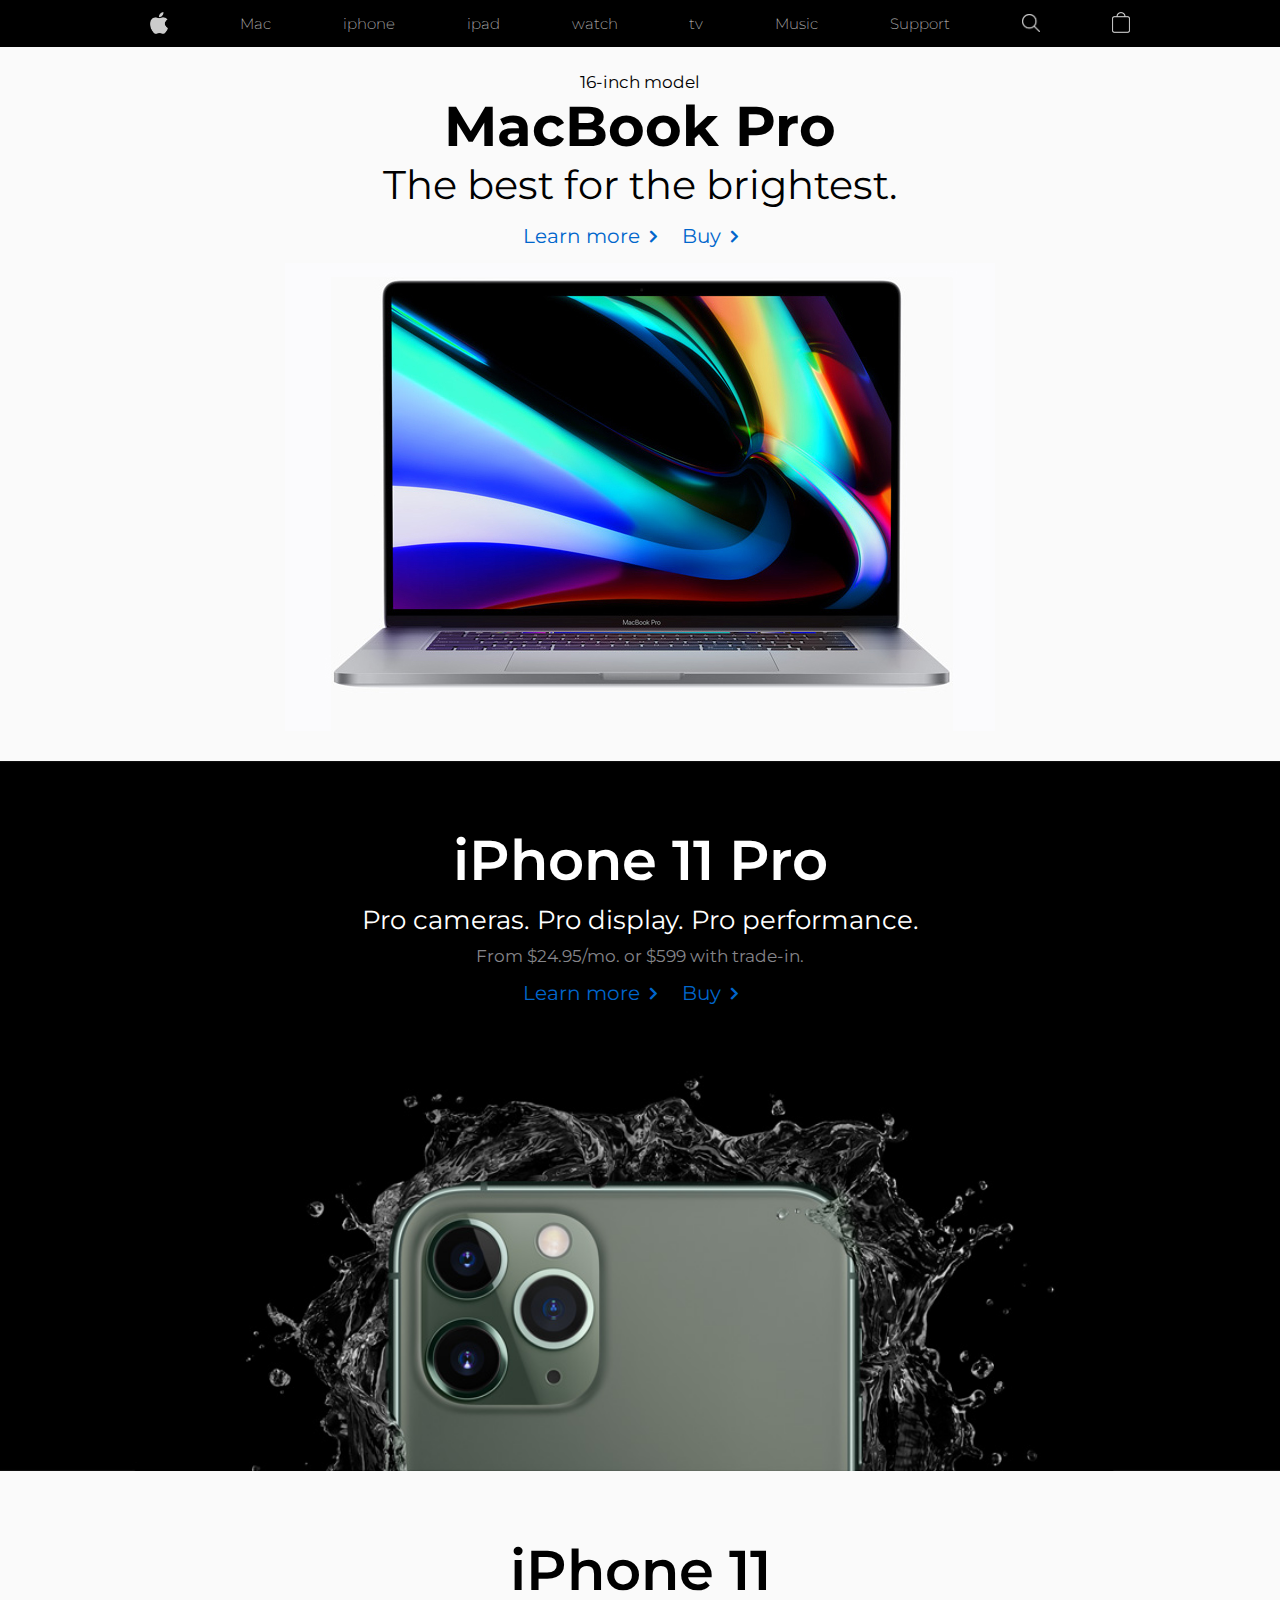
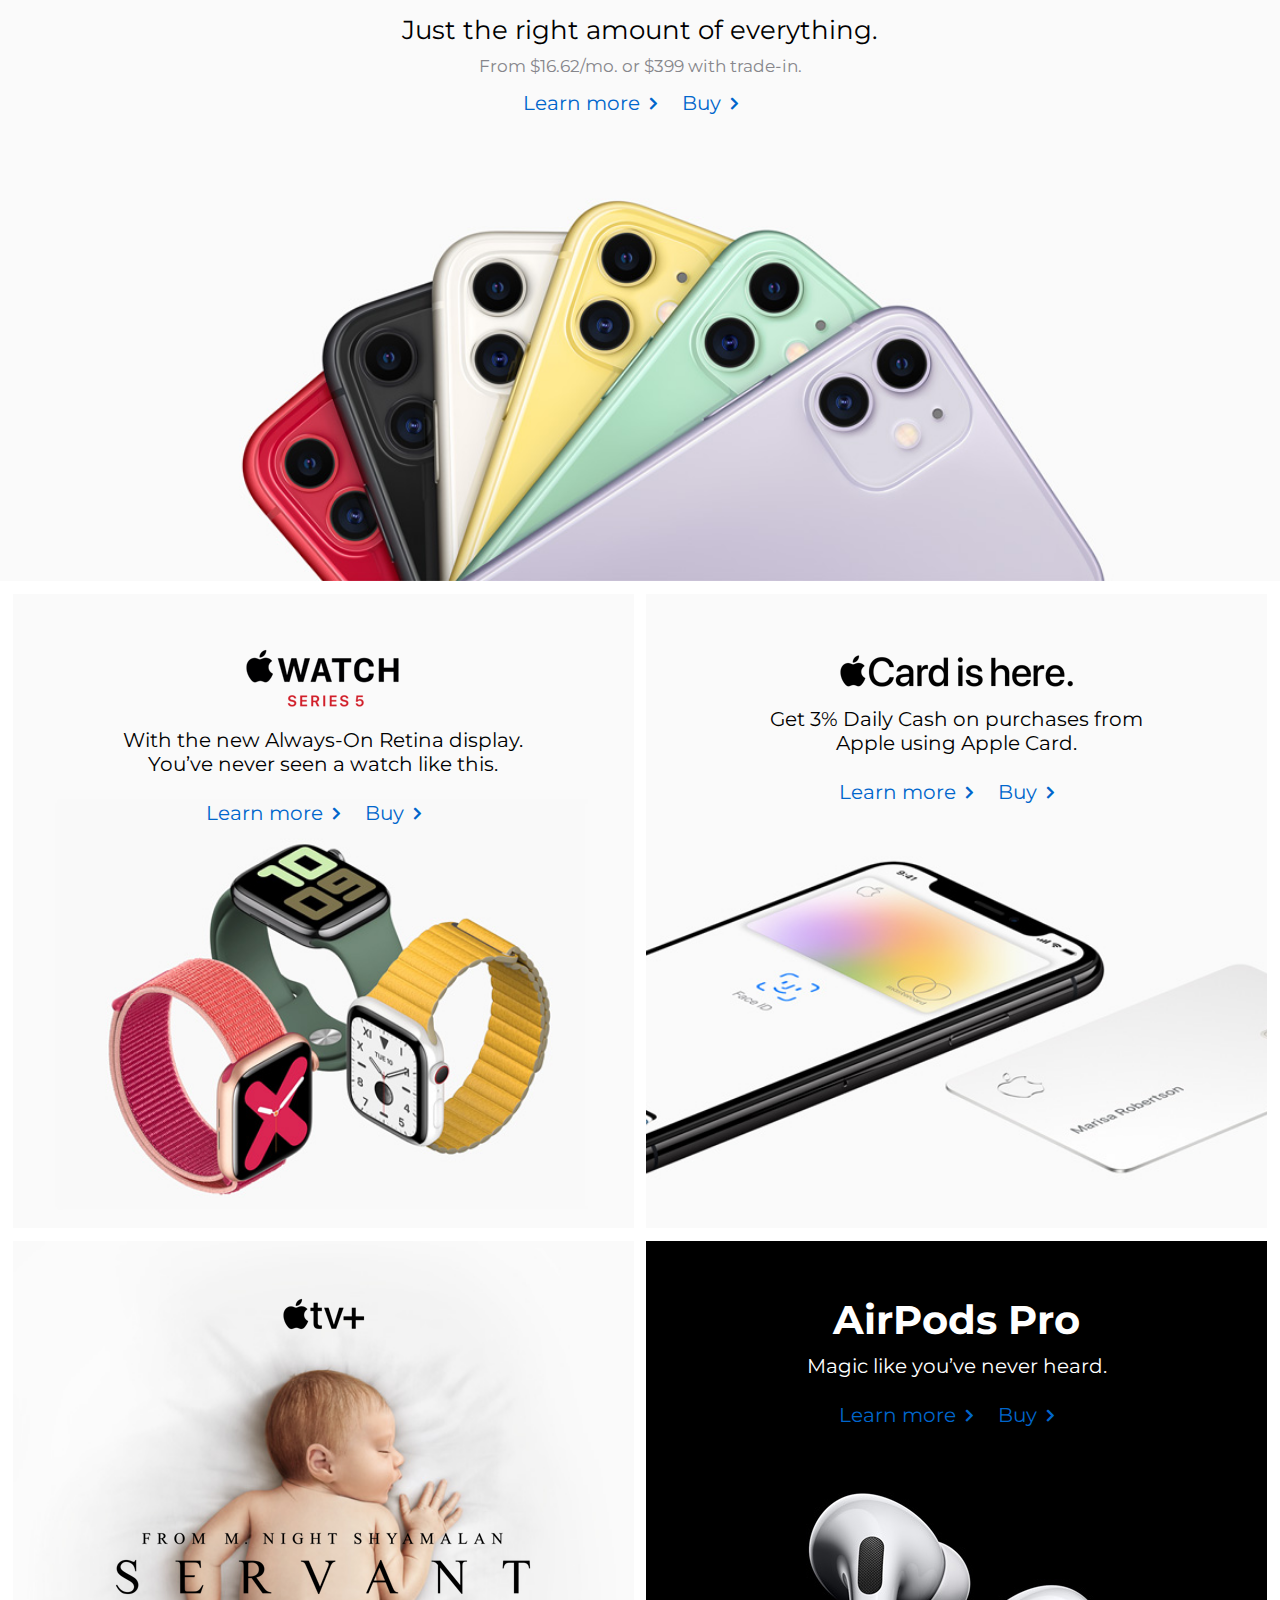
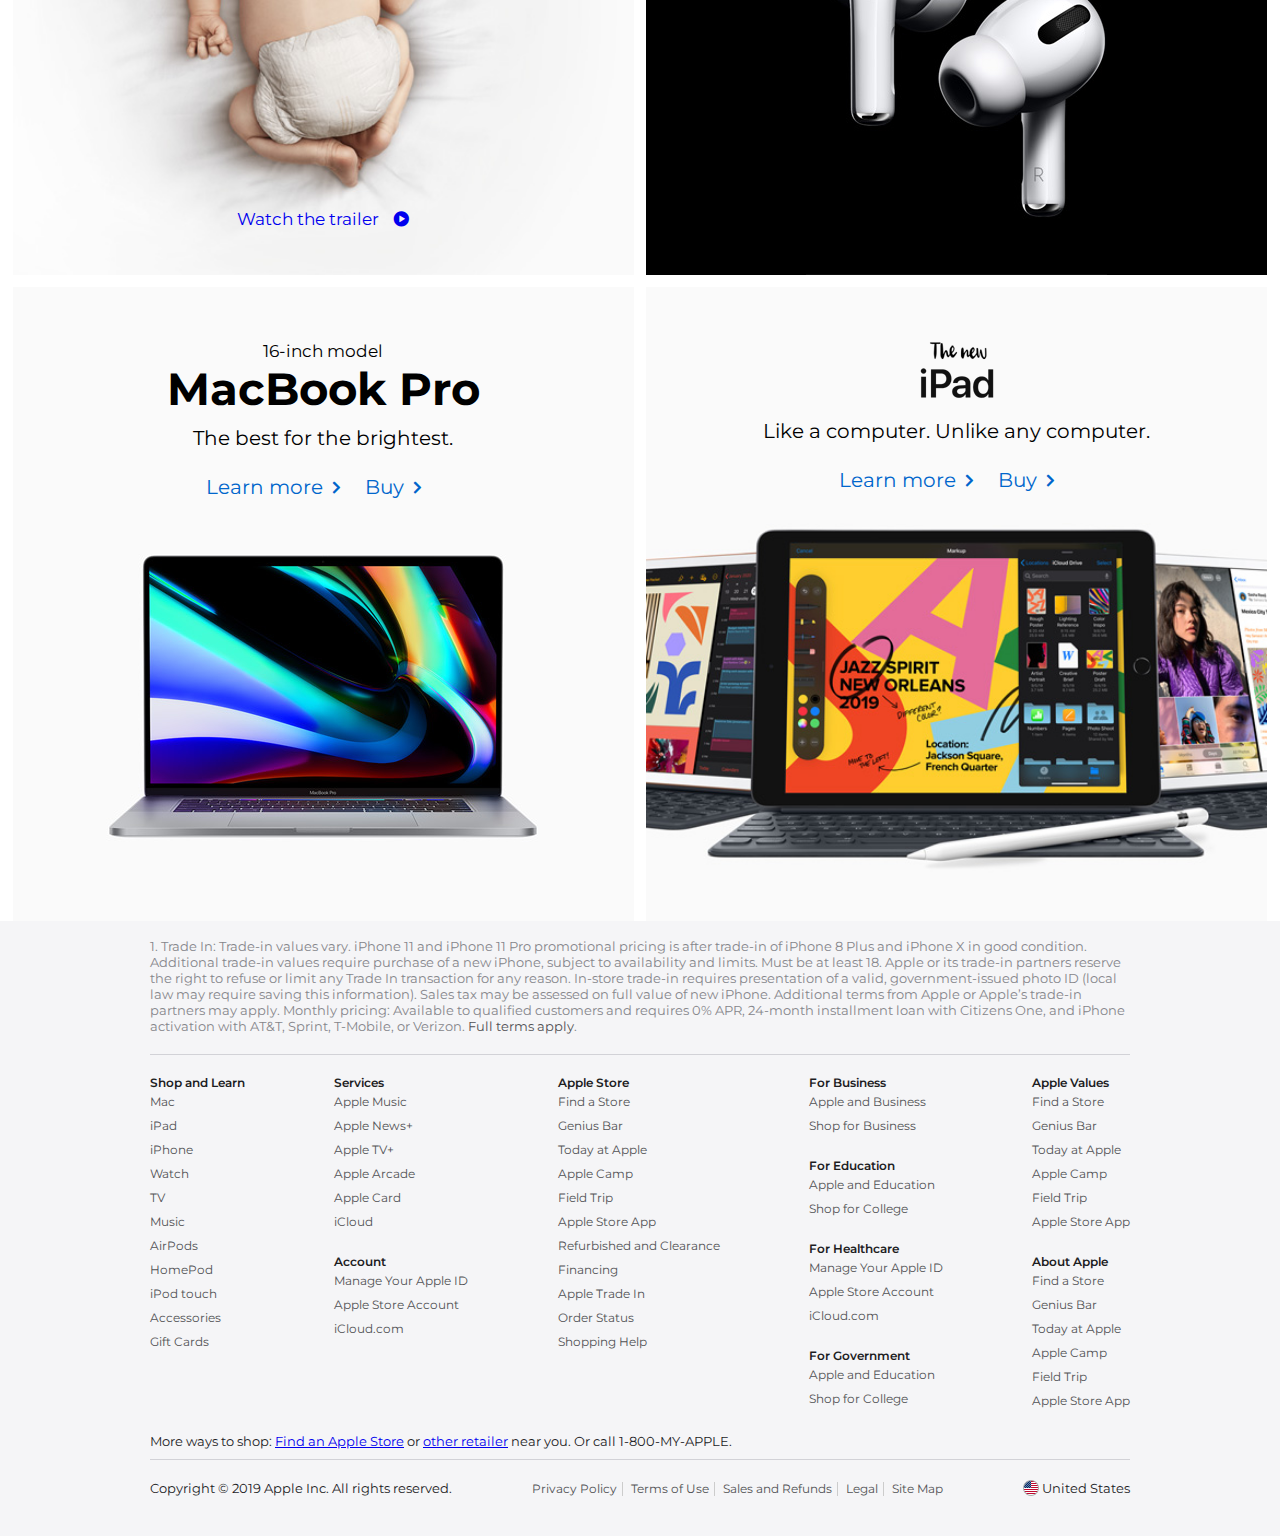
<file: AppleProject/Resources/apple-html-css-replica/index.html>
<!DOCTYPE html>
<html>
<head>
	<title>Apple Website</title>
	<link rel="stylesheet" type="text/css" href="css/styles.css">

	<!-- Link to the Font-Awesome Font -->
	<!-- This font gives us the option to use emojies, symbols, common logos and icons as a font -->
	<link rel="stylesheet" href="https://maxcdn.bootstrapcdn.com/font-awesome/4.6.2/css/font-awesome.min.css">

	<!-- Link to Montserrat font on Google Fonts-->
	<link href="https://fonts.googleapis.com/css?family=Montserrat:200,200i,300,300i,400,600,600i,700,700i,800,800i,900,900i&display=swap" rel="stylesheet">

</head>
<body>
	<div class="outer-wrapper"> 
		<header class="header-wrapper">
			<div class="internal-wrapper"> 
				<div class="header-links-wrapper">
					<ul>
						<li class="logo-link"><a href="/"><img src="images/icons/logo.png"></a></li>

						<li><a href="#">Mac</a></li>				
						<li><a href="#">iphone</a></li>
						<li><a href="#">ipad</a></li>
						<li><a href="#">watch</a></li>
						<li><a href="#">tv</a></li>
						<li><a href="#">Music</a></li>
						<li><a href="#">Support</a></li>
						<li class="search-link"><a href="/search/"><img src="images/icons/search-icon.png"></a></li>
						<li class="cart-link"><a  href="/cart/"><img src="images/icons/cart.png"></a></li>
					</ul>					
				</div>
			</div>
		</header>

		<section class="main-highlight-wrapper">
			<div class="internal-wrapper"> 
				<div class="model">
					16-inch model
				</div>

				<div class="product-title">
					MacBook Pro
				</div>

				<div class="brief-description">
					The best for the brightest.
				</div>

				<div class="links-wrapper">
					<ul>
						<li><a href="">Learn more</a></li>
						<li><a href="">Buy</a></li>
					</ul> 
				</div>

				<div class="main-image-wrapper">
					<img src="images/home/mac-laptop.jpg"/>
				</div>

			</div>
		</section> 

		<section class="second-hightlight-wrapper">
			<div class="internal-wrapper">
				<div class="title-wraper">
					iPhone 11 Pro 
				</div> 

				<div class="description-wrapper">
					Pro cameras. Pro display. Pro performance.
				</div>

				<div class="price-wrapper">
					From $24.95/mo. or $599 with trade‑in.
				</div>

				<div class="links-wrapper">
					<ul>
						<li><a href="">Learn more</a></li>
						<li><a href="">Buy</a></li>
					</ul> 
				</div>
			</div>
		</section>

		<section class="third-highlight-wrapper">
			<div class="internal-wrapper">
				<div class="title-wraper">
					iPhone 11 
				</div> 
				<div class="description-wrapper">
					Just the right amount of everything.
				</div>
				<div class="price-wrapper">
					From $16.62/mo. or $399 with trade‑in.
				</div>
				<div class="links-wrapper">
					<ul>
						<li><a href="">Learn more</a></li>
						<li><a href="">Buy</a></li>
					</ul> 
				</div>
			</div>
		</section>




		
		<section class="fourth-heghlight-wrapper">
			<div class="left-side-wrapper">
				<div class="top-logo-wrapper">
					<div class="logo-wrapper">
						<img src="images/icons/watch-series5-logo.png">
					</div>
				</div>
				<div class="description-wraper">
					With the new Always-On Retina display.<br>
					You’ve never seen a watch like this.
				</div>
				<div class="links-wrapper">
					<ul>
						<li><a href="">Learn more</a></li>
						<li><a href="">Buy</a></li>
					</ul> 
				</div>
			</div>
			<div class="right-side-wrapper">
				<div class="top-logo-wrapper">
					<div class="logo-wrapper">
						<img src="images/icons/apple-card-logo.png">
					</div>
				</div>
				<div class="description-wraper">
					Get 3% Daily Cash on purchases from Apple using Apple Card.
				</div>
				<div class="links-wrapper">
					<ul>
						<li><a href="">Learn more</a></li>
						<li><a href="">Buy</a></li>
					</ul> 
				</div>
			</div>	
		</section>
		<section class="fifth-heghlight-wrapper"> 
			<div class="left-side-wrapper">
				<div class="top-logo-wrapper">
					<div class="logo-wrapper">
						<img src="images/icons/apple-tv-logo.png">
					</div>
				</div>

				<div class="tvshow-logo-wraper">
					<img src="images/icons/servant-logo.png">
				</div>

				<div class="watch-more-wrapper">
					<a href="#">Watch the trailer</a>
				</div>
			</div>
			<div class="right-side-wrapper">
				<div class="top-logo-wrapper">
					<div class="logo-wrapper">
						AirPods Pro
					</div>
				</div>

				<div class="description-wraper">
					Magic like you’ve never heard.
				</div>

				<div class="links-wrapper">
					<ul>
						<li><a href="">Learn more</a></li>
						<li><a href="">Buy</a></li>
					</ul> 
				</div>
			</div>	
		</section>
		<section class="sixth-heghlight-wrapper"> 
			<div class="left-side-wrapper">
				<div class="model">
					16-inch model
				</div>

				<div class="product-title-small">
					MacBook Pro
				</div>

				<div class="description-wraper">
					The best for the brightest.
				</div>

				<div class="links-wrapper">
					<ul>
						<li><a href="">Learn more</a></li>
						<li><a href="">Buy</a></li>
					</ul> 
				</div>
			</div>
			<div class="right-side-wrapper">
				<div class="top-logo-wrapper">
					<div class="logo-wrapper">
						<img src="images/icons/new-ipad-logo.png">
					</div>
				</div>

				<div class="description-wraper">
					Like a computer. Unlike any computer.
				</div>

				<div class="links-wrapper">
					<ul>
						<li><a href="">Learn more</a></li>
						<li><a href="">Buy</a></li>
					</ul> 
				</div>
			</div>	
		</section>





		<footer class="footer-wrapper">
			<div class="internal-wrapper"> 
				<div class="upper-text-container">
					1. Trade In: Trade‑in values vary. iPhone 11 and iPhone 11 Pro promotional pricing is after trade‑in of iPhone 8 Plus and iPhone X in good condition. Additional trade‑in values require purchase of a new iPhone, subject to availability and limits. Must be at least 18. Apple or its trade-in partners reserve the right to refuse or limit any Trade In transaction for any reason. In‑store trade‑in requires presentation of a valid, government-issued photo ID (local law may require saving this information). Sales tax may be assessed on full value of new iPhone. Additional terms from Apple or Apple’s trade-in partners may apply. Monthly pricing: Available to qualified customers and requires 0% APR, 24‑month installment loan with Citizens One, and iPhone activation with AT&T, Sprint, T‑Mobile, or Verizon. <a href="#"> Full terms apply</a>.
				</div>
				<div class="footer-links-wrapper"> 
					<div class="links-wrapper-1">
						<h3>Shop and Learn</h3>
						<ul>
							<li><a href="#">Mac</a></li>
							<li><a href="#">iPad</a></li>
							<li><a href="#">iPhone</a></li>
							<li><a href="#">Watch</a></li>
							<li><a href="#">TV</a></li>
							<li><a href="#">Music</a></li>
							<li><a href="#">AirPods</a></li>
							<li><a href="#">HomePod</a></li>
							<li><a href="#">iPod touch</a></li>
							<li><a href="#">Accessories</a></li>
							<li><a href="#">Gift Cards</a></li>
						</ul>
					</div> 
					<div class="links-wrapper-2">
						<h3>Services</h3>
						<ul>
							<li><a href="#">Apple Music</a></li>
							<li><a href="#">Apple News+</a></li>
							<li><a href="#">Apple TV+</a></li>
							<li><a href="#">Apple Arcade</a></li>
							<li><a href="#">Apple Card</a></li>
							<li><a href="#">iCloud</a></li>
						</ul>
						<h3>Account</h3>
						<ul>
							<li><a href="#">Manage Your Apple ID</a></li>
							<li><a href="#">Apple Store Account</a></li>
							<li><a href="#">iCloud.com</a></li>
						</ul>					
					</div> 
					<div class="links-wrapper-3">
						<h3>Apple Store</h3>
						<ul>
							<li><a href="#">Find a Store</a></li>
							<li><a href="#">Genius Bar</a></li>
							<li><a href="#">Today at Apple</a></li>
							<li><a href="#">Apple Camp</a></li>
							<li><a href="#">Field Trip</a></li>
							<li><a href="#">Apple Store App</a></li>
							<li><a href="#">Refurbished and Clearance</a></li>
							<li><a href="#">Financing</a></li>
							<li><a href="#">Apple Trade In</a></li>
							<li><a href="#">Order Status</a></li>
							<li><a href="#">Shopping Help</a></li>
						</ul>
					</div> 
					<div class="links-wrapper-4">
						<h3>For Business</h3>
						<ul>
							<li><a href="#">Apple and Business</a></li>
							<li><a href="#">Shop for Business</a></li>
						</ul>		
						<h3>For Education</h3>
						<ul>
							<li><a href="#">Apple and Education</a></li>
							<li><a href="#">Shop for College</a></li>
						</ul>
						<h3>For Healthcare</h3>
						<ul>
							<li><a href="#">Manage Your Apple ID</a></li>
							<li><a href="#">Apple Store Account</a></li>
							<li><a href="#">iCloud.com</a></li>
						</ul>	
						<h3>For Government</h3>
						<ul>
							<li><a href="#">Apple and Education</a></li>
							<li><a href="#">Shop for College</a></li>
						</ul>
					</div> 

					<div class="links-wrapper-5">
						<h3>Apple Values</h3>
						<ul>
							<li><a href="#">Find a Store</a></li>
							<li><a href="#">Genius Bar</a></li>
							<li><a href="#">Today at Apple</a></li>
							<li><a href="#">Apple Camp</a></li>
							<li><a href="#">Field Trip</a></li>
							<li><a href="#">Apple Store App</a></li>
						</ul>
						<h3>About Apple</h3>
						<ul>
							<li><a href="#">Find a Store</a></li>
							<li><a href="#">Genius Bar</a></li>
							<li><a href="#">Today at Apple</a></li>
							<li><a href="#">Apple Camp</a></li>
							<li><a href="#">Field Trip</a></li>
							<li><a href="#">Apple Store App</a></li>
						</ul>						
					</div> 
				</div>
				<div class="my-apple-wrapper"> 
					More ways to shop: <a href="#">Find an Apple Store</a> or <a href="#">other retailer</a> near you. Or call 1-800-MY-APPLE.
				</div>
				<div class="copyright-wrapper">
					<div class="copyright">
						Copyright © 2019 Apple Inc. All rights reserved.
					</div>
					<div class="footer-links-terms">
						<ul>
							<li><a href="#">Privacy Policy</a></li>
							<li><a href="#">Terms of Use</a></li>
							<li><a href="#">Sales and Refunds</a></li>
							<li><a href="#">Legal</a></li>
							<li><a href="#">Site Map</a></li>
						</ul>
					</div>
					<div class="footer-country">
						<div class="flag-wrapper"><img src="images/icons/16.png"></div> <div class="footer-country-name">United States</div> 
					</div>
				</div>
			</div>
		</footer> 
	</div>


</body>
</html>
</file>
<file: AppleProject/Resources/apple-html-css-replica/css/styles.css>
* {
	margin: 0;
	padding: 0;
}
img {
	max-width: 100%;
}
body {
	font-size: 20px; 
	font-family: 'Montserrat', sans-serif;
}

/* Header Style */
.header-wrapper {
	background: black; 
	color: #fff;
	font-weight: 200;
	font-size: 0.75em;	
}
.header-wrapper ul {
	display: flex;
  -webkit-box-pack: justify;
  justify-content: space-between;
}
.internal-wrapper {
	width: 980px;
	padding: 0 10px;
	margin: 0 auto;
}
.header-wrapper .header-links-wrapper ul  li a {
	text-decoration: none;
	color: #fff;
}
.header-wrapper ul {
	list-style: none;
}
.header-wrapper .header-links-wrapper ul  li {
	display: inline-block;
  padding: 14px 0 8px;
  height: 25px;
  opacity: 0.8;
}
.header-wrapper .header-links-wrapper ul  li:hover {
	opacity: 1;
}	
.logo-link, .search-link, .cart-link {
	width: 18px;	
	display: block;
}
.header-wrapper .header-links-wrapper ul  li.logo-link {
	padding: 12px 0 10px;
}
.header-wrapper .header-links-wrapper ul  li.search-link {
	padding: 14px 0 8px;
}
.header-wrapper .header-links-wrapper ul  li.cart-link {
	padding: 12px 0 10px;
}

/* Footer Styling */
.footer-wrapper {
  background-color: #f5f5f7;
  color: #1d1d1f;
  font-size: .65em;
}
.upper-text-container {
  border-bottom: 1px solid #d2d2d7;
  color: #86868b;
  padding: 17px 0 20px;
}
.upper-text-container a {
	text-decoration: none;
	color: #515154; 
}
.upper-text-container a:hover {
	text-decoration: underline;
}
.footer-links-wrapper {
	display: flex;
  -webkit-box-pack: justify;
  justify-content: space-between;
  padding-top: 20px;
}
.footer-wrapper ul {
	list-style: none;
	padding-bottom: 20px;
}
.footer-wrapper ul li{
	padding: 5px 0;
	font-size: 0.9em;
}
.footer-links-wrapper a {
	color: #515154;
	text-decoration: none;
}
.footer-links-wrapper a:hover {
	text-decoration: underline;
}
.footer-links-wrapper h3 {
	font-size: 12px;
	font-weight: 600;
}
.my-apple-wrapper {
	border-bottom: 1px solid #d2d2d7;
	padding-bottom: 10px;
	margin-bottom: 10px; 
}
.copyright-wrapper {
	display: flex;
  -webkit-box-pack: justify;
  justify-content: space-between;
  padding: 10px 0 20px;
}
.footer-links-terms ul li {
  display: inline-block;
  padding: 0 5px;
  border-right: 1px solid #ccc;
}
.footer-links-terms ul li:last-child {
	border-right: 0px;
}
.footer-links-terms ul li a {
	text-decoration: none;
	color: #515154;
}
.footer-links-terms ul li a:hover {
	text-decoration: underline;
}
.footer-country {
	display: inline-block;
}
.flag-wrapper {
	display: inline-block;
	vertical-align: middle;
}
.footer-country-name{
	display: inline-block;
	vertical-align: top;
}

/* Main Highlight */
.main-highlight-wrapper {
	background: #fafafa;
	text-align: center;
	padding: 25px 0;
}
.links-wrapper ul {
	list-style: none;
}
.model {
	font-size: .85em;
}
.product-title {
	font-weight: 700;
	font-size: 56px;
}
.brief-description {
	font-size: 2em;
}
.links-wrapper {
	padding: 15px 0;
}
.links-wrapper ul li {
	display: inline-block;
	padding-right: 20px;
}
.links-wrapper ul li a {
	color: #06c;
	text-decoration: none;
}
.links-wrapper ul li a:hover {
	color: #000;
}
.links-wrapper ul li a:after {
  font-family: "FontAwesome";
  font-weight: 900;
  content: "\f105";
  padding-left: 10px;
}

/* Second Highlight Section */
.second-hightlight-wrapper {
	background-image: url("../images/home/iphone11-pro-bg.jpg");
	height: 580px;
	background-position: center;
	background-repeat: no-repeat;
  background-size: cover;
	text-align: center;
	padding: 65px 20px;
	color: #fff;
}
.title-wraper {
	font-weight: 600;
	font-size: 56px;	
}
.description-wrapper {
	font-size: 26px;
	padding: 10px 0;
}
.price-wrapper {
	color: #86868b; 
	font-size: 0.85em;
}

/* Third Highlight Section */
.third-highlight-wrapper {
	background-image: url("../images/home/iphone11-bg.jpg");
	height: 580px;
	background-position: center;
	background-repeat: no-repeat;
	background-size: cover;
	text-align: center;
	padding: 65px 20px;
}

/*Fourth Highlight Section */
.fourth-heghlight-wrapper {
	display: flex;
  -webkit-box-pack: justify;
  justify-content: space-between;
  background: #fff;
}
.left-side-wrapper {
	height: 580px;
	background-position: center;
	background-repeat: no-repeat;
	background-size: cover;
	text-align: center;
	width: 48.5%;
	margin: 1% 0.5% 0% 1%; 
	padding-top: 54px;
}
.fourth-heghlight-wrapper .left-side-wrapper {
	background-image:  url("../images/home/watch-series-5.jpg"); 
}
.right-side-wrapper {
	height: 580px;
	background-position: center;
	background-repeat: no-repeat;
	background-size: cover;
	text-align: center;	
	width: 48.5%;
	margin: 1% 1% 0% 0.5%; 
	padding-top: 54px;
}
.fourth-heghlight-wrapper .right-side-wrapper {
	background-image:  url("../images/home/apple-card.jpg"); 
}
.description-wraper {
	max-width: 430px;
	margin: 0 auto;
	padding: 10px; 
}

/*Fivth Highlight Section */
.fifth-heghlight-wrapper {
	display: flex;
  -webkit-box-pack: justify;
  justify-content: space-between;
  background: #fff;
}
.fifth-heghlight-wrapper .left-side-wrapper {
	background-image:  url("../images/home/apple-tv-background.jpg"); 
}
.fifth-heghlight-wrapper .right-side-wrapper {
	background-image:  url("../images/home/air-pods.jpg"); 
	color: #fff; 
	background-size: initial;
	background-color: #000;
	background-position: bottom;
}
.logo-wrapper {
	font-size: 40px;
	font-weight: bold;
}
.tvshow-logo-wraper {
	padding: 180px 0 200px;
}
.watch-more-wrapper a {
	text-decoration: none;
	font-size: 0.85em;
}
.watch-more-wrapper a:after {
  font-family: "FontAwesome";
  font-weight: 900;
  content: "\f144";
  padding-left: 15px;
}
/*Sixth Highlight Section */
.sixth-heghlight-wrapper {
	display: flex;
  -webkit-box-pack: justify;
  justify-content: space-between;
  background: #fff;
}
.sixth-heghlight-wrapper .left-side-wrapper {
	background-image:  url("../images/home/macbook-pro.jpg"); 
	background-size: initial;
	background-color: #fafafa;
	background-position: bottom;
}
.sixth-heghlight-wrapper .right-side-wrapper {
	background-image:  url("../images/home/new-ipad.jpg"); 
}
.product-title-small {
	font-weight: 700;
	font-size: 45px;
}
</file>
